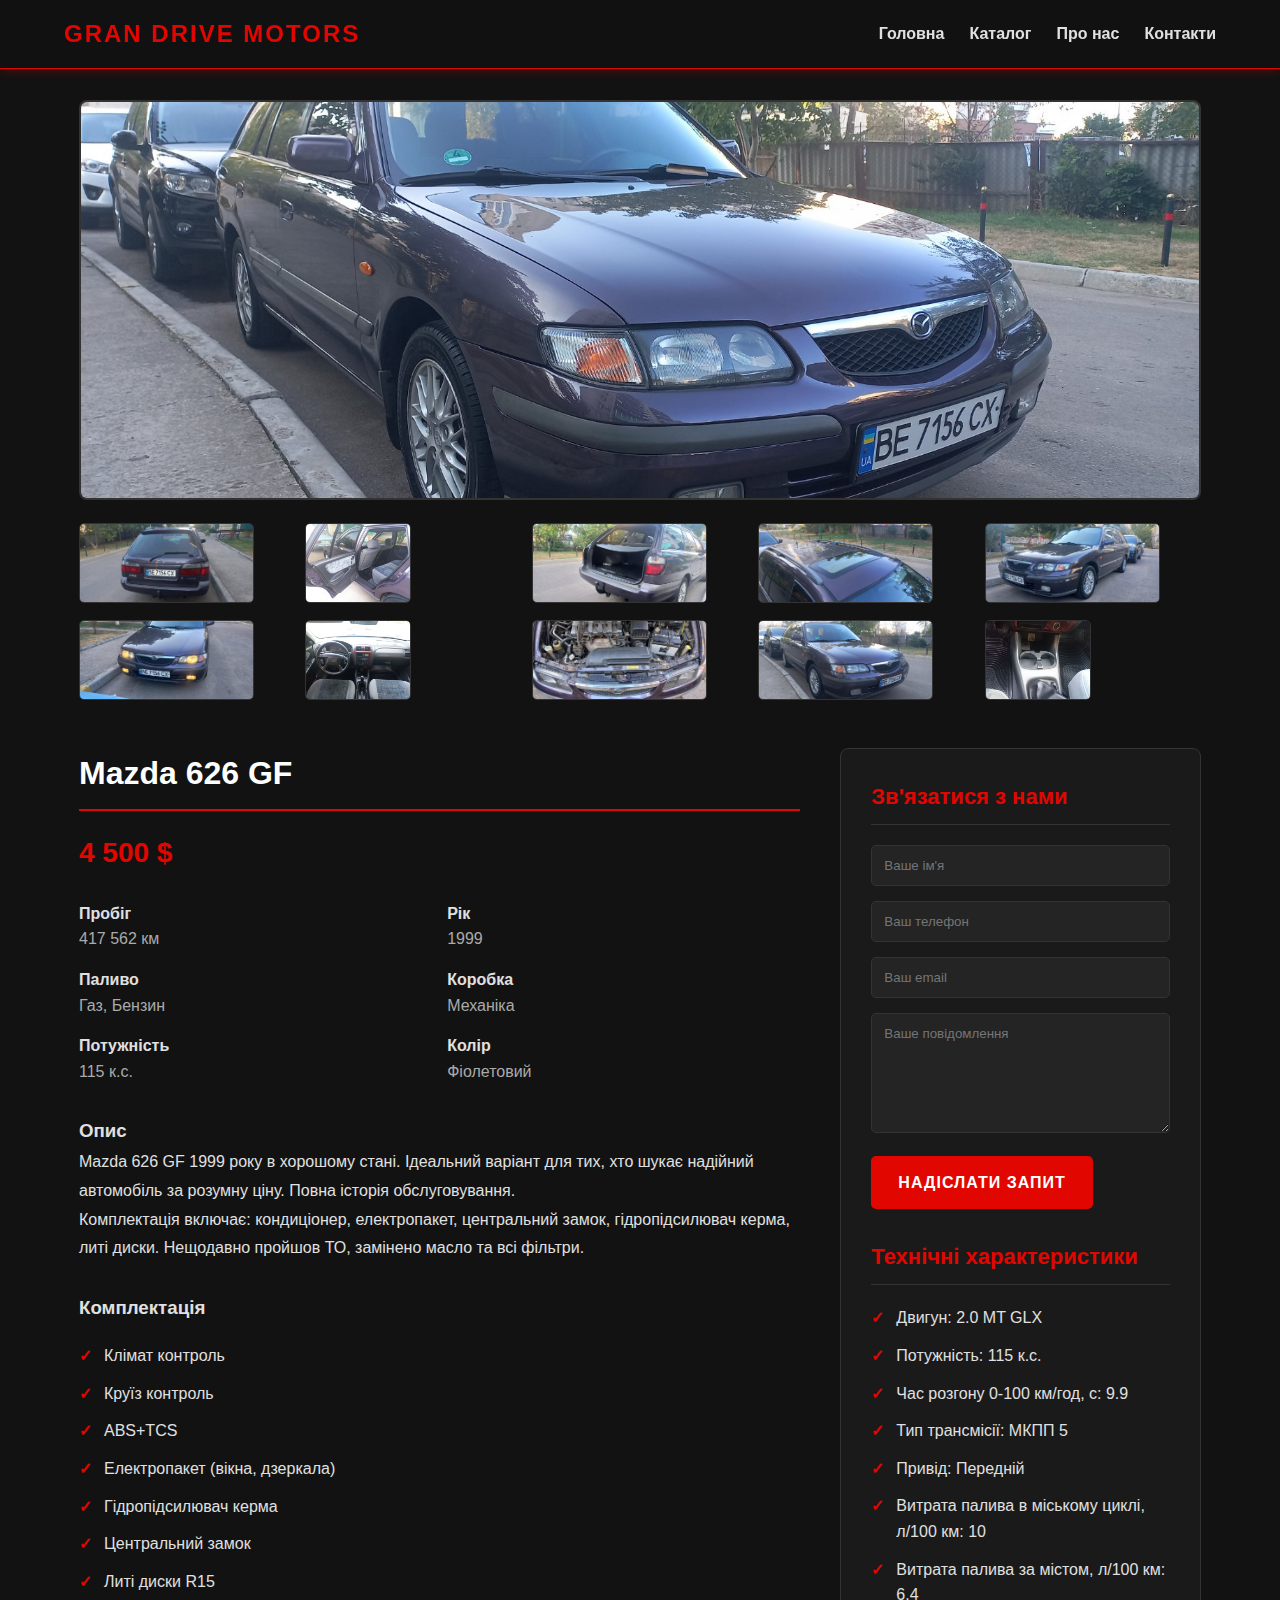
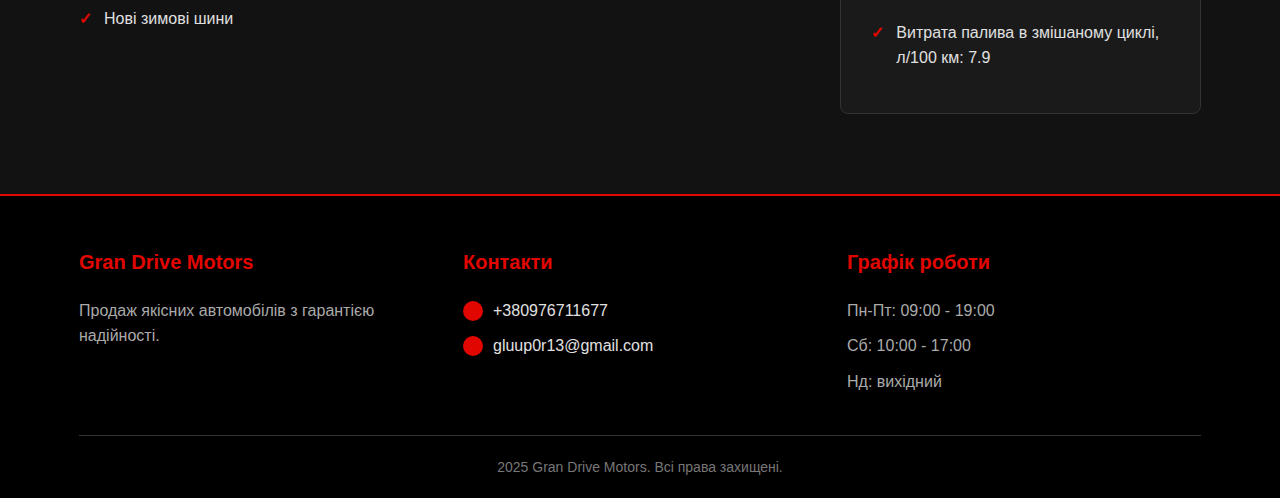
<file: car.html>
<!DOCTYPE html>
<html lang="uk">
<head>
    <meta charset="UTF-8">
    <meta name="viewport" content="width=device-width, initial-scale=1.0">
    <title>Mazda 626 - Gran Drive Motors</title>
    <link rel="stylesheet" href="style_mazda.css">
</head>
<body>
    <header>
        <div class="container">
             <div class="logo">
                <h1>Gran Drive Motors</h1>
            </div>
            <nav>
                <ul>
                    <li><a href="index.html">Головна</a></li>
                    <li><a href="index.html">Каталог</a></li>
                    <li><a href="index.html">Про нас</a></li>
                    <li><a href="index.html">Контакти</a></li>
                </ul>
            </nav>
        </div>
    </header>

    <section class="car-single">
        <div class="container">
            <div class="car-gallery">
                <img src="img/626.png" alt="Mazda 626" class="main-image">
                <div class="thumbnails">
                    <a href="img/626gallery1.png" target="_blank"><img src="img/626gallery1.png" alt="Mazda 626" class="thumbnail"></a>
                    <a href="img/626gallery2.png" target="_blank"><img src="img/626gallery2.png" alt="Mazda 626" class="thumbnail"></a>
                    <a href="img/626gallery3.png" target="_blank"><img src="img/626gallery3.png" alt="Mazda 626" class="thumbnail"></a>
                    <a href="img/626gallery4.png" target="_blank"><img src="img/626gallery4.png" alt="Mazda 626" class="thumbnail"></a>
                    <a href="img/626gallery5.png" target="_blank"><img src="img/626gallery5.png" alt="Mazda 626" class="thumbnail"></a>
                    <a href="img/626gallery6.png" target="_blank"><img src="img/626gallery6.png" alt="Mazda 626" class="thumbnail"></a>
                    <a href="img/626gallery7.png" target="_blank"><img src="img/626gallery7.png" alt="Mazda 626" class="thumbnail"></a>
                    <a href="img/626gallery8.png" target="_blank"><img src="img/626gallery8.png" alt="Mazda 626" class="thumbnail"></a>
                    <a href="img/626gallery9.png" target="_blank"><img src="img/626gallery9.png" alt="Mazda 626" class="thumbnail"></a>
                    <a href="img/626gallery10.png" target="_blank"><img src="img/626gallery10.png" alt="Mazda 626" class="thumbnail"></a>
                </div>
            </div>

            <div class="car-info">
                <div class="car-details">
                    <h1>Mazda 626 GF</h1>
                    <div class="price">4 500 $</div>
                    
                    <div class="specs">
                        <div class="spec-item">
                            <div>
                                <strong>Пробіг</strong><br>
                                <span>417 562 км</span>
                            </div>
                        </div>
                        <div class="spec-item">
                            <div>
                                <strong>Рік</strong><br>
                                <span>1999</span>
                            </div>
                        </div>
                        <div class="spec-item">
                            <div>
                                <strong>Паливо</strong><br>
                                <span>Газ, Бензин</span>
                            </div>
                        </div>
                        <div class="spec-item">
                            <div>
                                <strong>Коробка</strong><br>
                                <span>Механіка</span>
                            </div>
                        </div>
                        <div class="spec-item">
                            <div>
                                <strong>Потужність</strong><br>
                                <span>115 к.с.</span>
                            </div>
                        </div>
                        <div class="spec-item">
                            <div>
                                <strong>Колір</strong><br>
                                <span>Фіолетовий</span>
                            </div>
                        </div>
                    </div>

                    <div class="description">
                        <h3>Опис</h3>
                        <p>Mazda 626 GF 1999 року в хорошому стані. Ідеальний варіант для тих, хто шукає надійний автомобіль за розумну ціну. Повна історія обслуговування.</p>
                        <p>Комплектація включає: кондиціонер, електропакет, центральний замок, гідропідсилювач керма, литі диски. Нещодавно пройшов ТО, замінено масло та всі фільтри.</p>
                    </div>

                    <h3>Комплектація</h3>
                    <ul class="features-list">
                        <li>Клімат контроль</li>
                        <li>Круїз контроль</li>
                        <li>ABS+TCS</li>
                        <li>Електропакет (вікна, дзеркала)</li>
                        <li>Гідропідсилювач керма</li>
                        <li>Центральний замок</li>
                        <li>Литі диски R15</li>
                        <li>Нові зимові шини</li>
                    </ul>
                </div>

                <div class="sidebar">
                    <h3>Зв'язатися з нами</h3>
                    <form class="contact-form" action="#" method="POST">
                        <input type="text" name="name" placeholder="Ваше ім'я" required>
                        <input type="tel" name="phone" placeholder="Ваш телефон" required>
                        <input type="email" name="email" placeholder="Ваш email">
                        <textarea name="message" placeholder="Ваше повідомлення"></textarea>
                        <a type="submit" class="btn">Надіслати запит</a>
                    </form>

                    <h3 style="margin-top: 30px;">Технічні характеристики</h3>
                    <ul class="features-list">
                        <li>Двигун: 2.0 MT GLX</li>
                        <li>Потужність: 115 к.с.</li>
                        <li>Час розгону 0-100 км/год, с: 9.9</li>
                        <li>Тип трансмісії: МКПП 5</li>
                        <li>Привід: Передній</li>
                        <li>Витрата палива в міському циклі, л/100 км: 10</li>
                        <li>Витрата палива за містом, л/100 км: 6.4</li>
                        <li>Витрата палива в змішаному циклі, л/100 км: 7.9</li>
                    </ul>
                </div>
            </div>
        </div>
    </section>

    <footer>
        <div class="container">
            <div class="footer-content">
                <div class="footer-column">
                    <h3>Gran Drive Motors</h3>
                    <p>Продаж якісних автомобілів з гарантією надійності.</p>
                </div>
                <div class="footer-column">
                    <h3>Контакти</h3>
                    <div class="contact-item">
                        <div class="contact-icon"></div>
                        <span>+380976711677</span>
                    </div>
                    <div class="contact-item">
                        <div class="contact-icon"></div>
                        <span>gluup0r13@gmail.com</span>
                    </div>
                </div>
                <div class="footer-column">
                    <h3>Графік роботи</h3>
                    <p>Пн-Пт: 09:00 - 19:00</p>
                    <p>Сб: 10:00 - 17:00</p>
                    <p>Нд: вихідний</p>
                </div>
            </div>
            <div class="copyright">
                <p>2025 Gran Drive Motors. Всі права захищені.</p>
            </div>
        </div>
    </footer>
</body>
</html>
</file>
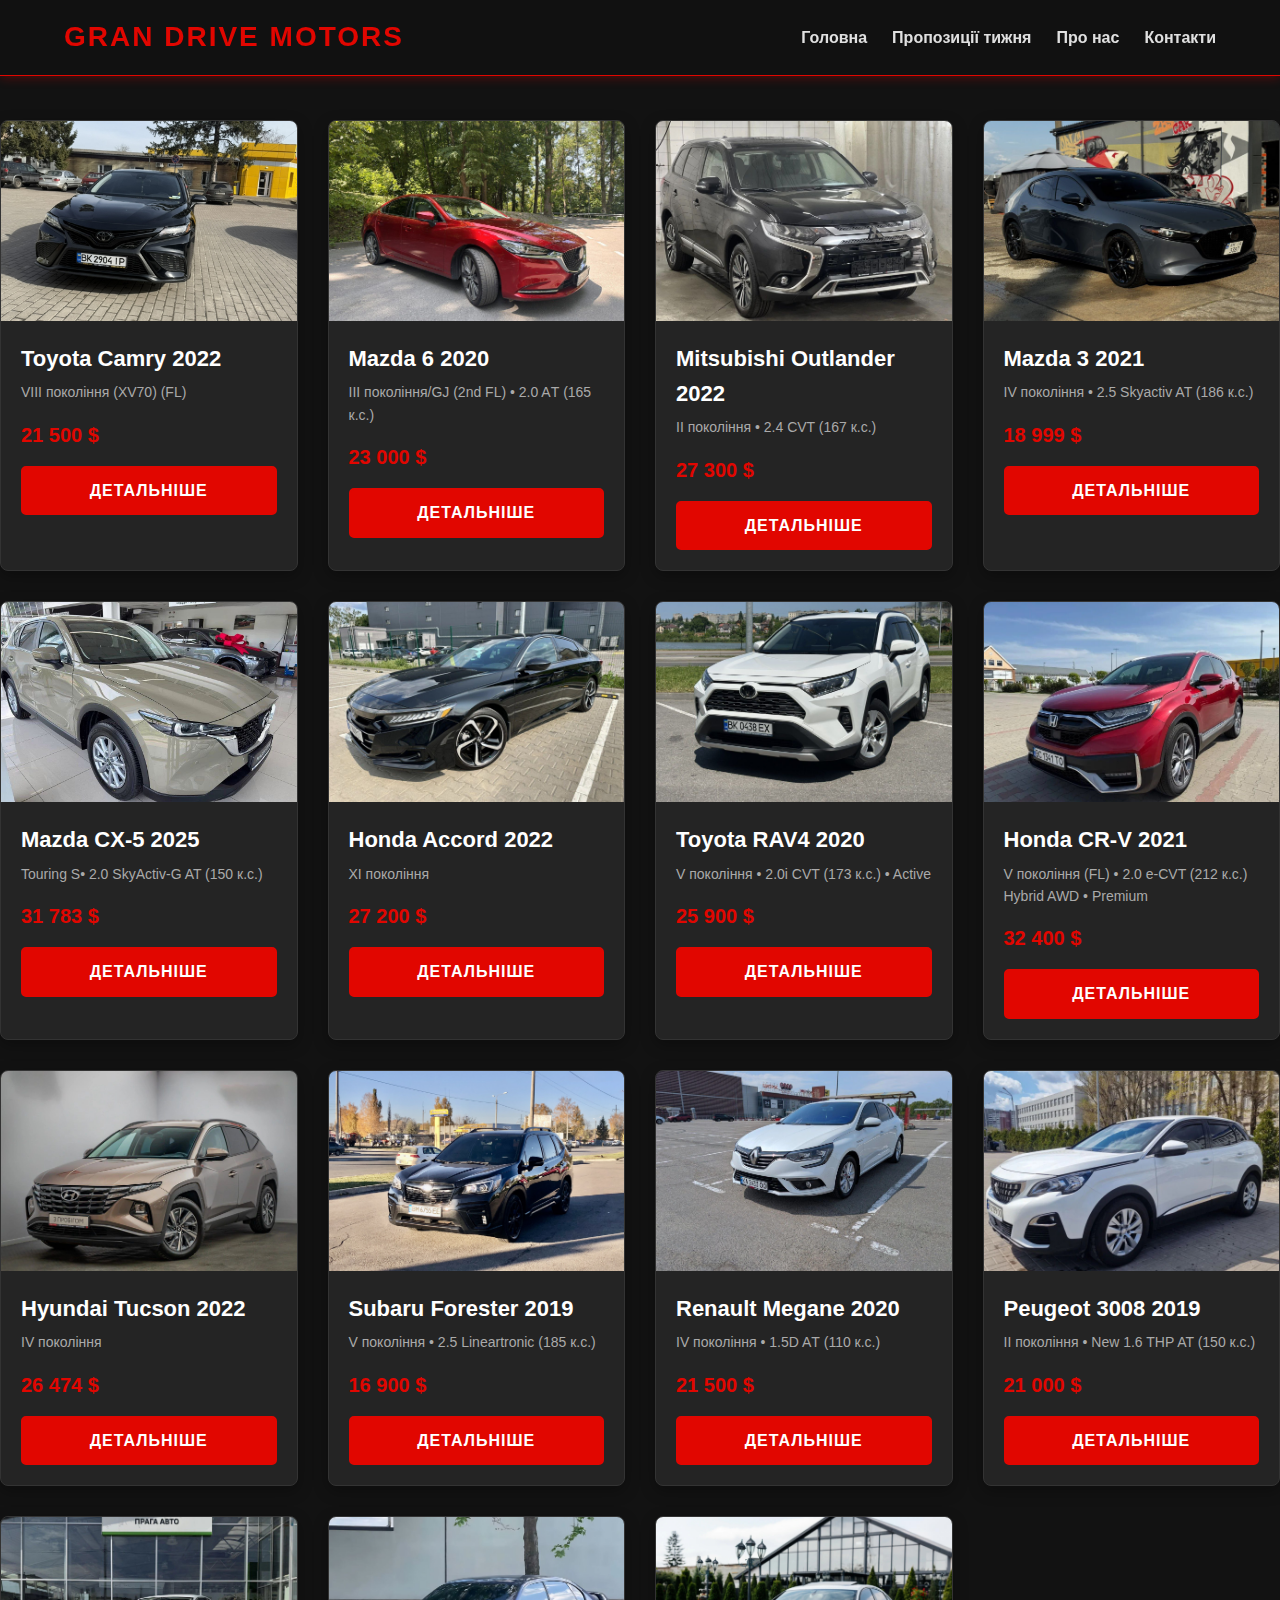
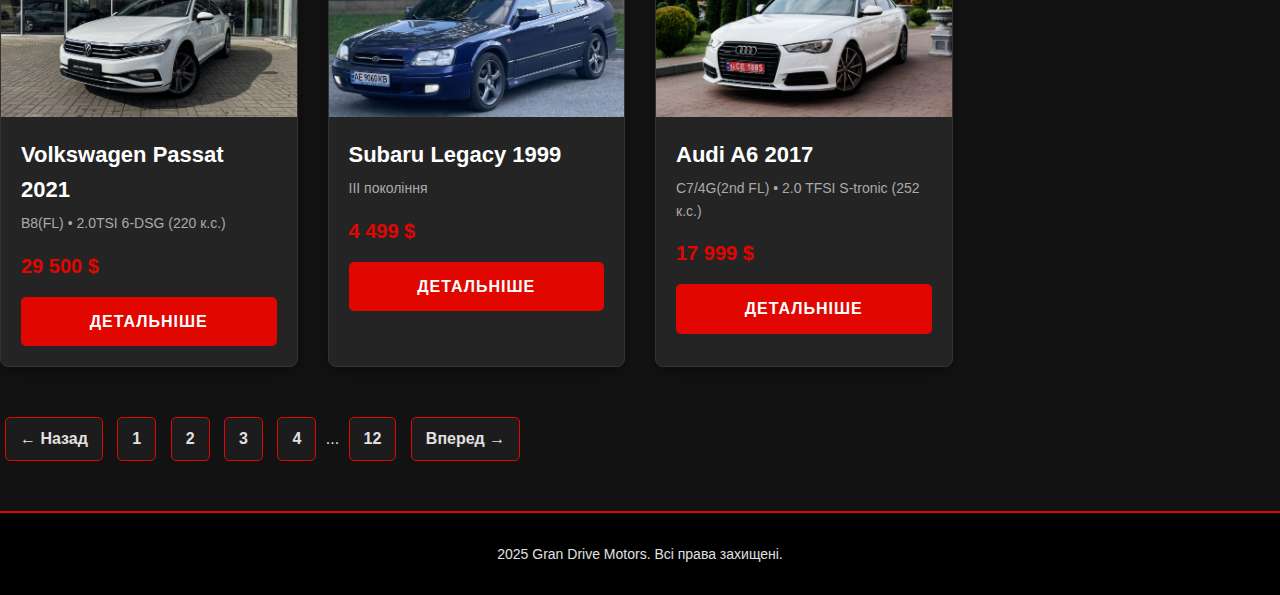
<file: catalog.html>
<!DOCTYPE html>
<html lang="uk">
<head>
    <meta charset="UTF-8">
    <meta name="viewport" content="width=device-width, initial-scale=1.0">
    <title>Gran Drive Motors - Каталог</title>
    <link rel="stylesheet" href="style_catalog.css">
</head>
<body>
        <header>
        <div class="container">
            <h1>Gran Drive Motors</h1>
            <nav>
                <ul>
                    <li><a href="index.html">Головна</a></li>
                    <li><a href="index.html">Пропозиції тижня</a></li>
                    <li><a href="index.html">Про нас</a></li>
                    <li><a href="index.html">Контакти</a></li>
                </ul>
            </nav>
        </div>
    </header>
        <div class="cars-grid">

    <div class="car-card">
        <div class="car-image-container">
            <img src="img_catalog/camry.png" alt="Toyota Camry" class="car-image">
        </div>
        <div class="car-info">
            <h3 class="car-title">Toyota Camry 2022</h3>
            <p class="car-subtitle">VIII покоління (XV70) (FL)</p>
            <div class="car-price">21 500 $</div>
            <a href="https://auto.ria.com/uk/auto_toyota_camry_37952311.html" class="btn-details">Детальніше</a>
        </div>
    </div>

    <div class="car-card">
        <div class="car-image-container">
            <img src="img_catalog/mazda6.png" alt="Mazda 6" class="car-image">
        </div>
        <div class="car-info">
            <h3 class="car-title">Mazda 6 2020</h3>
            <p class="car-subtitle">III покоління/GJ (2nd FL) • 2.0 AТ (165 к.с.)</p>
            <div class="car-price">23 000 $</div>
            <a href="https://auto.ria.com/uk/auto_mazda_6_38443119.html" class="btn-details">Детальніше</a>
        </div>
    </div>

    <div class="car-card">
        <div class="car-image-container">
            <img src="img_catalog/outlander.png" alt="Mitsubishi Outlander" class="car-image">
        </div>
        <div class="car-info">
            <h3 class="car-title">Mitsubishi Outlander 2022</h3>
            <p class="car-subtitle">II покоління • 2.4 CVT (167 к.с.)</p>
            <div class="car-price">27 300 $</div>
            <a href="https://auto.ria.com/uk/auto_mitsubishi_outlander_36108611.html" class="btn-details">Детальніше</a>
        </div>
    </div>

    <div class="car-card">
        <div class="car-image-container">
            <img src="img_catalog/mazda3.png" alt="Mazda 3" class="car-image">
        </div>
        <div class="car-info">
            <h3 class="car-title">Mazda 3 2021</h3>
            <p class="car-subtitle">IV покоління • 2.5 Skyactiv AT (186 к.с.)</p>
            <div class="car-price">18 999 $</div>
            <a href="https://auto.ria.com/uk/auto_mazda_3_38438676.html" class="btn-details">Детальніше</a>
        </div>
    </div>

    <div class="car-card">
        <div class="car-image-container">
            <img src="img_catalog/cx5.png" alt="Mazda CX-5" class="car-image">
        </div>
        <div class="car-info">
            <h3 class="car-title">Mazda CX-5 2025</h3>
            <p class="car-subtitle">Touring S• 2.0 SkyActiv-G AT (150 к.с.)</p>
            <div class="car-price">31 783 $</div>
            <a href="https://auto.ria.com/uk/newauto/auto-mazda-cx-5-2011819.html" class="btn-details">Детальніше</a>
        </div>
    </div>

    <div class="car-card">
        <div class="car-image-container">
            <img src="img_catalog/accord.png" alt="Honda Accord" class="car-image">
        </div>
        <div class="car-info">
            <h3 class="car-title">Honda Accord 2022</h3>
            <p class="car-subtitle">XI покоління</p>
            <div class="car-price">27 200 $</div>
            <a href="https://auto.ria.com/uk/auto_honda_accord_36975771.html" class="btn-details">Детальніше</a>
        </div>
    </div>

    <div class="car-card">
        <div class="car-image-container">
            <img src="img_catalog/rav4.png" alt="Toyota RAV4" class="car-image">
        </div>
        <div class="car-info">
            <h3 class="car-title">Toyota RAV4 2020</h3>
            <p class="car-subtitle">V покоління • 2.0i CVT (173 к.с.) • Active</p>
            <div class="car-price">25 900 $</div>
            <a href="https://auto.ria.com/uk/auto_toyota_rav4_38460104.html" class="btn-details">Детальніше</a>
        </div>
    </div>

    <div class="car-card">
        <div class="car-image-container">
            <img src="img_catalog/crv.png" alt="Honda CR-V" class="car-image">
        </div>
        <div class="car-info">
            <h3 class="car-title">Honda CR-V 2021</h3>
            <p class="car-subtitle">V покоління (FL) • 2.0 e-CVT (212 к.с.) Hybrid AWD • Premium</p>
            <div class="car-price">32 400 $</div>
            <a href="https://auto.ria.com/uk/auto_honda_cr-v_37871613.html" class="btn-details">Детальніше</a>
        </div>
    </div>

    <div class="car-card">
        <div class="car-image-container">
            <img src="img_catalog/tucson.png" alt="Hyundai Tucson" class="car-image">
        </div>
        <div class="car-info">
            <h3 class="car-title">Hyundai Tucson 2022</h3>
            <p class="car-subtitle">IV покоління</p>
            <div class="car-price">26 474 $</div>
            <a href="https://auto.ria.com/uk/auto_hyundai_tucson_38135448.html" class="btn-details">Детальніше</a>
        </div>
    </div>

    <div class="car-card">
        <div class="car-image-container">
            <img src="img_catalog/forester.png" alt="Subaru Forester" class="car-image">
        </div>
        <div class="car-info">
            <h3 class="car-title">Subaru Forester 2019</h3>
            <p class="car-subtitle">V покоління • 2.5 Lineartronic (185 к.с.)</p>
            <div class="car-price">16 900 $</div>
            <a href="https://auto.ria.com/uk/auto_subaru_forester_37411936.html" class="btn-details">Детальніше</a>
        </div>
    </div>

    <div class="car-card">
        <div class="car-image-container">
            <img src="img_catalog/megane.png" alt="Renault Megane" class="car-image">
        </div>
        <div class="car-info">
            <h3 class="car-title">Renault Megane 2020</h3>
            <p class="car-subtitle">IV покоління • 1.5D AТ (110 к.с.)</p>
            <div class="car-price">21 500 $</div>
            <a href="https://auto.ria.com/uk/auto_renault_megane_38241368.html" class="btn-details">Детальніше</a>
        </div>
    </div>

    <div class="car-card">
        <div class="car-image-container">
            <img src="img_catalog/3008.png" alt="Peugeot 3008" class="car-image">
        </div>
        <div class="car-info">
            <h3 class="car-title">Peugeot 3008 2019</h3>
            <p class="car-subtitle">II покоління • New 1.6 THP AT (150 к.с.)</p>
            <div class="car-price">21 000 $</div>
            <a href="https://auto.ria.com/uk/auto_peugeot_3008_38213632.html" class="btn-details">Детальніше</a>
        </div>
    </div>

    <div class="car-card">
        <div class="car-image-container">
            <img src="img_catalog/passat.png" alt="VW Passat" class="car-image">
        </div>
        <div class="car-info">
            <h3 class="car-title">Volkswagen Passat 2021</h3>
            <p class="car-subtitle">B8(FL) • 2.0TSI 6-DSG (220 к.с.)</p>
            <div class="car-price">29 500 $</div>
            <a href="https://auto.ria.com/uk/auto_volkswagen_passat_37869673.html" class="btn-details">Детальніше</a>
        </div>
    </div>

    <div class="car-card">
        <div class="car-image-container">
            <img src="img_catalog/legacy.png" alt="Subaru Legacy" class="car-image">
        </div>
        <div class="car-info">
            <h3 class="car-title">Subaru Legacy 1999</h3>
            <p class="car-subtitle">III покоління</p>
            <div class="car-price">4 499 $</div>
            <a href="https://auto.ria.com/uk/auto_subaru_legacy_38266000.html" class="btn-details">Детальніше</a>
        </div>
    </div>

    <div class="car-card">
        <div class="car-image-container">
            <img src="img_catalog/audi.png" alt="Audi A6" class="car-image">
        </div>
        <div class="car-info">
            <h3 class="car-title">Audi A6 2017</h3>
            <p class="car-subtitle">C7/4G(2nd FL) • 2.0 TFSI S-tronic (252 к.с.)</p>
            <div class="car-price">17 999 $</div>
            <a href="https://auto.ria.com/uk/auto_audi_a6_38445248.html" class="btn-details">Детальніше</a>
        </div>
    </div>

</div>
    <nav class="pagination">
  <a href="#" class="page-link disabled">← Назад</a>
  <a href="#" class="page-link active">1</a>
  <a href="#" class="page-link">2</a>
  <a href="#" class="page-link">3</a>
  <a href="#" class="page-link">4</a>
  <span class="dots">...</span>
  <a href="#" class="page-link">12</a>
  <a href="#" class="page-link">Вперед →</a>
</nav>

    <footer>
        <div class="container">
            <p>2025 Gran Drive Motors. Всі права захищені.</p>
        </div>
    </footer>
</body>
</html>
</file>
<file: style_mazda.css>
* {
            margin: 0;
            padding: 0;
            box-sizing: border-box;
            font-family: 'Arial', sans-serif;
        }

        body {
            line-height: 1.6;
            color: #e0e0e0;
            background-color: #121212;
        }

        .container {
            width: 90%;
            max-width: 1200px;
            margin: 0 auto;
            padding: 0 15px;
        }

        .btn {
            display: inline-block;
            background: #e10600;
            color: white;
            padding: 12px 25px;
            text-decoration: none;
            border-radius: 5px;
            transition: all 0.3s;
            font-weight: bold;
            text-transform: uppercase;
            letter-spacing: 1px;
            border: 2px solid #e10600;
            cursor: pointer;
            font-size: 16px;
        }

        .btn:hover {
            background: transparent;
            color: #e10600;
        }

        header {
            background: rgba(18, 18, 18, 0.9);
            box-shadow: 0 2px 10px rgba(225, 6, 0, 0.3);
            position: fixed;
            width: 100%;
            z-index: 100;
            border-bottom: 1px solid #e10600;
        }

        header .container {
            display: flex;
            justify-content: space-between;
            align-items: center;
            padding: 15px 0;
        }

        .logo {
            display: flex;
            align-items: center;
            gap: 10px;
        }

        .logo-icon {
            width: 28px;
            height: 28px;
            background-color: #e10600;
            border-radius: 4px;
            position: relative;
        }

        .logo-icon:after {
            content: "M";
            position: absolute;
            color: white;
            font-weight: bold;
            top: 50%;
            left: 50%;
            transform: translate(-50%, -50%);
        }

        .logo h1 {
            color: #e10600;
            font-size: 24px;
            font-weight: bold;
            text-transform: uppercase;
            letter-spacing: 2px;
        }

        nav ul {
            display: flex;
            list-style: none;
        }

        nav ul li {
            margin-left: 25px;
        }

        nav ul li a {
            text-decoration: none;
            color: #e0e0e0;
            font-weight: 600;
            transition: color 0.3s;
            position: relative;
            padding-bottom: 5px;
        }

        nav ul li a:hover {
            color: #e10600;
        }

        nav ul li a::after {
            content: '';
            position: absolute;
            width: 0;
            height: 2px;
            bottom: 0;
            left: 0;
            background-color: #e10600;
            transition: width 0.3s;
        }

        nav ul li a:hover::after {
            width: 100%;
        }

        .car-single {
            padding-top: 100px;
            padding-bottom: 80px;
        }

        .car-gallery {
            margin-bottom: 40px;
        }

        .main-image {
            width: 100%;
            height: 400px;
            object-fit: cover;
            border-radius: 8px;
            border: 2px solid #333;
            margin-bottom: 15px;
        }

        .thumbnails {
            display: grid;
            grid-template-columns: repeat(5, 1fr);
            gap: 10px;
        }

        .thumbnail {
            height: 80px;
            object-fit: cover;
            border-radius: 5px;
            border: 1px solid #333;
            transition: all 0.3s;
        }

        .thumbnail:hover {
            border-color: #e10600;
        }

        .car-info {
            display: grid;
            grid-template-columns: 2fr 1fr;
            gap: 40px;
        }

        .car-details h1 {
            font-size: 32px;
            color: #fff;
            margin-bottom: 20px;
            border-bottom: 2px solid #e10600;
            padding-bottom: 10px;
        }

        .price {
            font-size: 28px;
            color: #e10600;
            font-weight: bold;
            margin: 20px 0;
        }

        .specs {
            display: grid;
            grid-template-columns: repeat(2, 1fr);
            gap: 15px;
            margin: 25px 0;
        }

        .spec-item {
            display: flex;
            align-items: center;
            gap: 10px;
        }

        .spec-icon {
            width: 30px;
            height: 30px;
            background: #333;
            border-radius: 50%;
            display: flex;
            align-items: center;
            justify-content: center;
            color: #e10600;
            font-weight: bold;
        }

        .spec-item span {
            color: #aaa;
        }

        .spec-item strong {
            color: #e0e0e0;
            font-weight: 600;
        }

        .description {
            margin: 30px 0;
            line-height: 1.8;
        }

        .sidebar {
            background: #1a1a1a;
            padding: 30px;
            border-radius: 8px;
            border: 1px solid #333;
            height: fit-content;
        }

        .sidebar h3 {
            color: #e10600;
            margin-bottom: 20px;
            font-size: 22px;
            border-bottom: 1px solid #333;
            padding-bottom: 10px;
        }

        .contact-form input,
        .contact-form textarea {
            width: 100%;
            padding: 12px;
            margin-bottom: 15px;
            background: #242424;
            border: 1px solid #333;
            border-radius: 5px;
            color: #e0e0e0;
        }

        .contact-form textarea {
            height: 120px;
            resize: vertical;
        }

        .features-list {
            list-style: none;
            margin-top: 20px;
        }

        .features-list li {
            margin-bottom: 12px;
            position: relative;
            padding-left: 25px;
        }

        .features-list li::before {
            content: '✓';
            color: #e10600;
            position: absolute;
            left: 0;
            font-weight: bold;
        }

        footer {
            background: #000;
            color: #e0e0e0;
            padding: 50px 0 20px;
            border-top: 2px solid #e10600;
        }

        .footer-content {
            display: grid;
            grid-template-columns: repeat(auto-fit, minmax(250px, 1fr));
            gap: 30px;
            margin-bottom: 30px;
        }

        .footer-column h3 {
            color: #e10600;
            margin-bottom: 20px;
            font-size: 20px;
        }

        .footer-column p, 
        .footer-column a {
            color: #aaa;
            margin-bottom: 10px;
            display: block;
            text-decoration: none;
            transition: color 0.3s;
        }

        .footer-column a:hover {
            color: #e10600;
        }

        .contact-item {
            display: flex;
            align-items: center;
            margin-bottom: 10px;
        }

        .contact-icon {
            width: 20px;
            height: 20px;
            background: #e10600;
            border-radius: 50%;
            margin-right: 10px;
        }

        .social-links {
            display: flex;
            gap: 15px;
            margin-top: 15px;
        }

        .social-link {
            width: 36px;
            height: 36px;
            background: #333;
            border-radius: 50%;
            display: flex;
            align-items: center;
            justify-content: center;
            color: #e0e0e0;
            transition: all 0.3s;
        }

        .social-link:hover {
            background: #e10600;
            color: white;
        }

        .copyright {
            text-align: center;
            padding-top: 20px;
            border-top: 1px solid #333;
            color: #777;
            font-size: 14px;
        }
</file>
<file: style_catalog.css>
* {
            margin: 0;
            padding: 0;
            box-sizing: border-box;
            font-family: 'Arial', sans-serif;
        }

        body {
            background-color: #121212;
            color: #e0e0e0;
            line-height: 1.6;
        }

       .container {
            width: 90%;
            max-width: 1200px;
            margin: 0 auto;
            padding: 0 15px;
        }

       header {
            background: rgba(18, 18, 18, 0.9);
            box-shadow: 0 2px 10px rgba(225, 6, 0, 0.3);
            position: fixed;
            width: 100%;
            z-index: 100;
            border-bottom: 1px solid #e10600;
        }

        header .container {
            display: flex;
            justify-content: space-between;
            align-items: center;
            padding: 15px 0;
        }

        header h1 {
            color: #e10600;
            font-size: 28px;
            font-weight: bold;
            text-transform: uppercase;
            letter-spacing: 2px;
        }

                nav ul {
            display: flex;
            list-style: none;
        }

        nav ul li {
            margin-left: 25px;
        }

        nav ul li a {
            text-decoration: none;
            color: #e0e0e0;
            font-weight: 600;
            transition: color 0.3s;
            position: relative;
            padding-bottom: 5px;
        }

        nav ul li a:hover {
            color: #e10600;
        }

        nav ul li a::after {
            content: '';
            position: absolute;
            width: 0;
            height: 2px;
            bottom: 0;
            left: 0;
            background-color: #e10600;
            transition: width 0.3s;
        }

        nav ul li a:hover::after {
            width: 100%;
        }

        .catalog-header {
            text-align: center;
            margin-bottom: 40px;
            padding-top: 60px;
        }

        .catalog-header h1 {
            color: #e10600;
            font-size: 36px;
            margin-bottom: 15px;
            text-transform: uppercase;
        }

        .catalog-header p {
            color: #aaa;
            font-size: 18px;
        }

        .cars-grid {
            display: grid;
            grid-template-columns: repeat(auto-fill, minmax(280px, 1fr));
            gap: 30px;
            margin-bottom: 50px;
            padding-top: 120px;
        }

        .car-card {
            background: #242424;
            border-radius: 8px;
            overflow: hidden;
            box-shadow: 0 5px 15px rgba(0,0,0,0.3);
            transition: all 0.3s;
            border: 1px solid #333;
        }

        .car-card:hover {
            transform: translateY(-5px);
            box-shadow: 0 10px 25px rgba(225, 6, 0, 0.2);
            border-color: #e10600;
        }

        .car-image-container {
            height: 200px;
            overflow: hidden;
        }

        .car-image {
            width: 100%;
            height: 100%;
            object-fit: cover;
            transition: transform 0.5s;
        }

        .car-card:hover .car-image {
            transform: scale(1.05);
        }

        .car-info {
            padding: 20px;
        }

        .car-title {
            font-size: 22px;
            color: #fff;
            margin-bottom: 5px;
        }

        .car-subtitle {
            color: #aaa;
            margin-bottom: 15px;
            font-size: 14px;
        }

        .car-price {
            font-size: 20px;
            font-weight: bold;
            color: #e10600;
            margin: 15px 0;
        }

        .btn-details {
            display: inline-block;
            background: #e10600;
            color: white;
            padding: 10px 20px;
            text-decoration: none;
            border-radius: 5px;
            transition: all 0.3s;
            font-weight: bold;
            text-transform: uppercase;
            letter-spacing: 1px;
            border: 2px solid #e10600;
            width: 100%;
            text-align: center;
        }

        .btn-details:hover {
            background: transparent;
            color: #e10600;
        }

        .page-link {
           display: inline-block;
           margin: 0 5px;
           padding: 8px 14px;
           background-color: #1c1c1c;
           color: #e0e0e0;
           border: 1px solid #e10600;
           border-radius: 5px;
           text-decoration: none;
           font-weight: 600;
}

        footer {
            background: #000;
            color: #e0e0e0;
            text-align: center;
            padding: 30px 0;
            margin-top: 50px;
            border-top: 2px solid #e10600;
        }

        footer p {
            margin: 0;
            font-size: 14px;
        }
</file>
